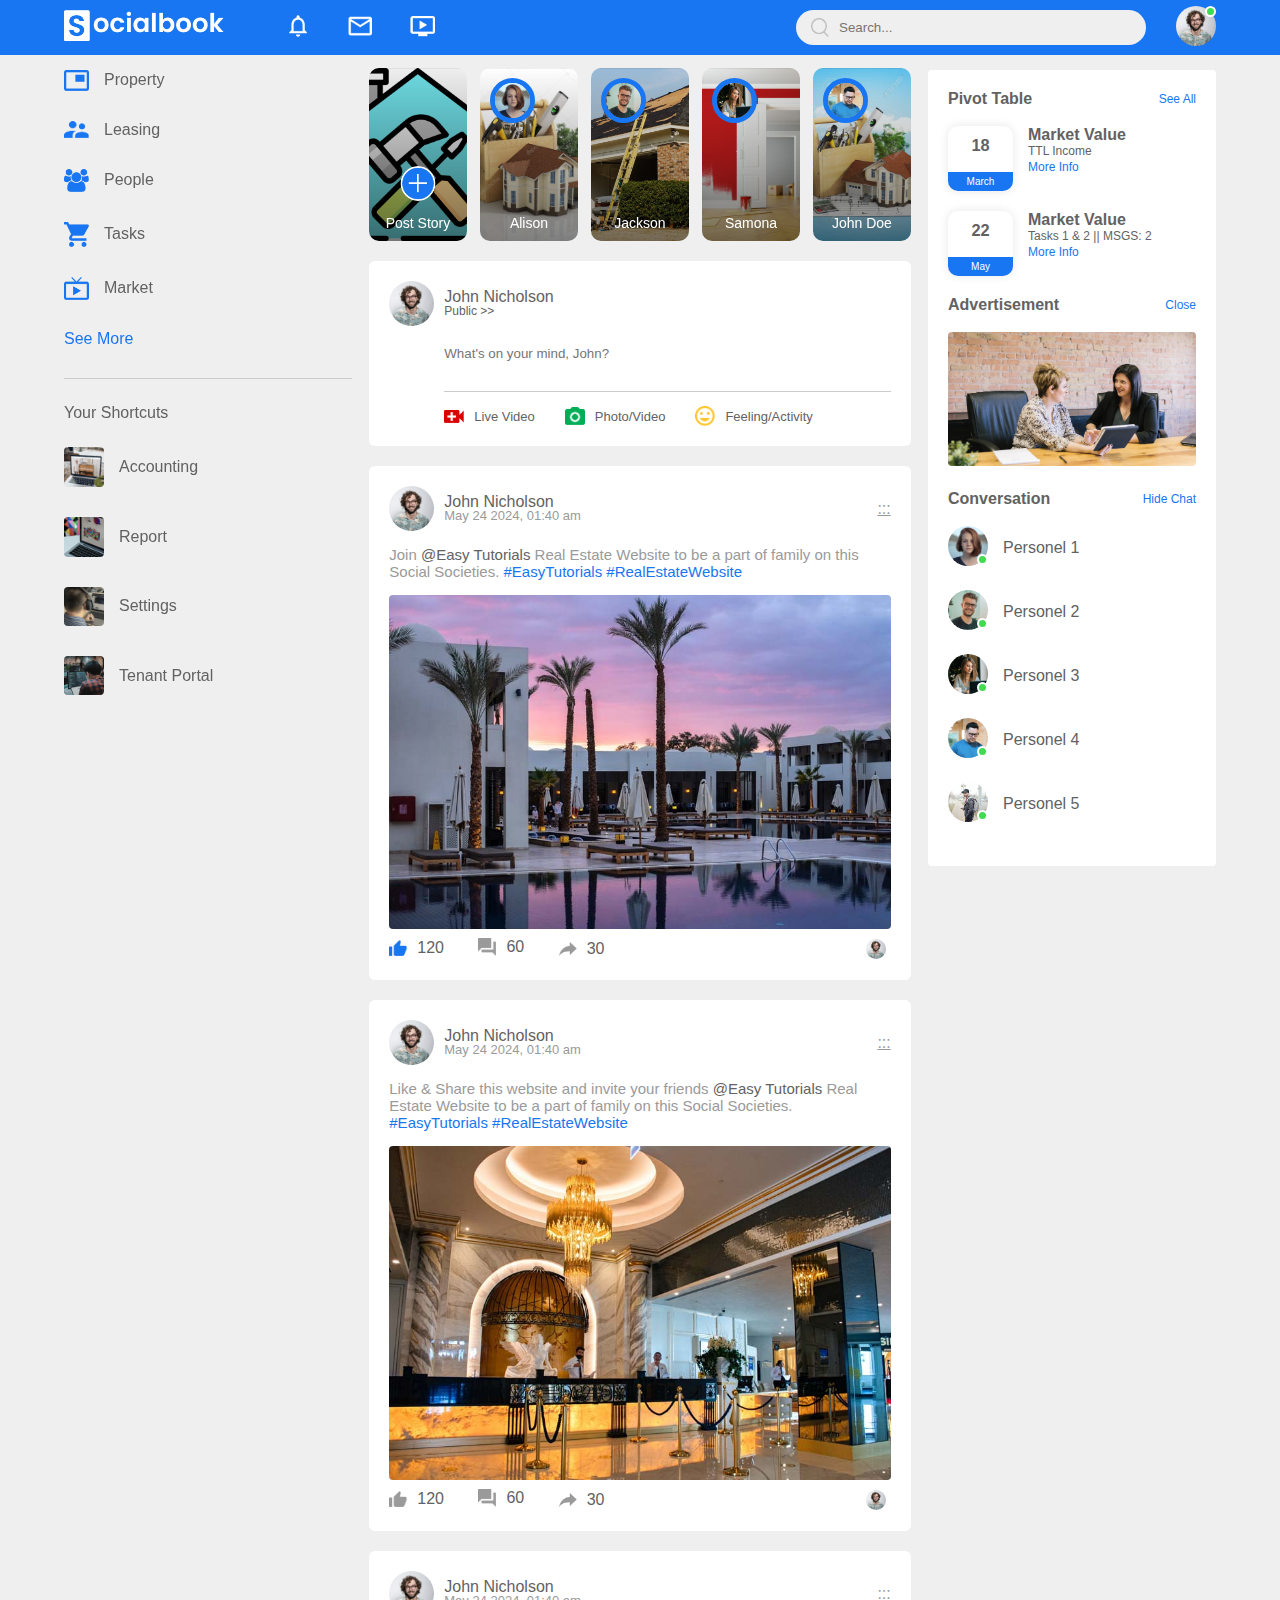
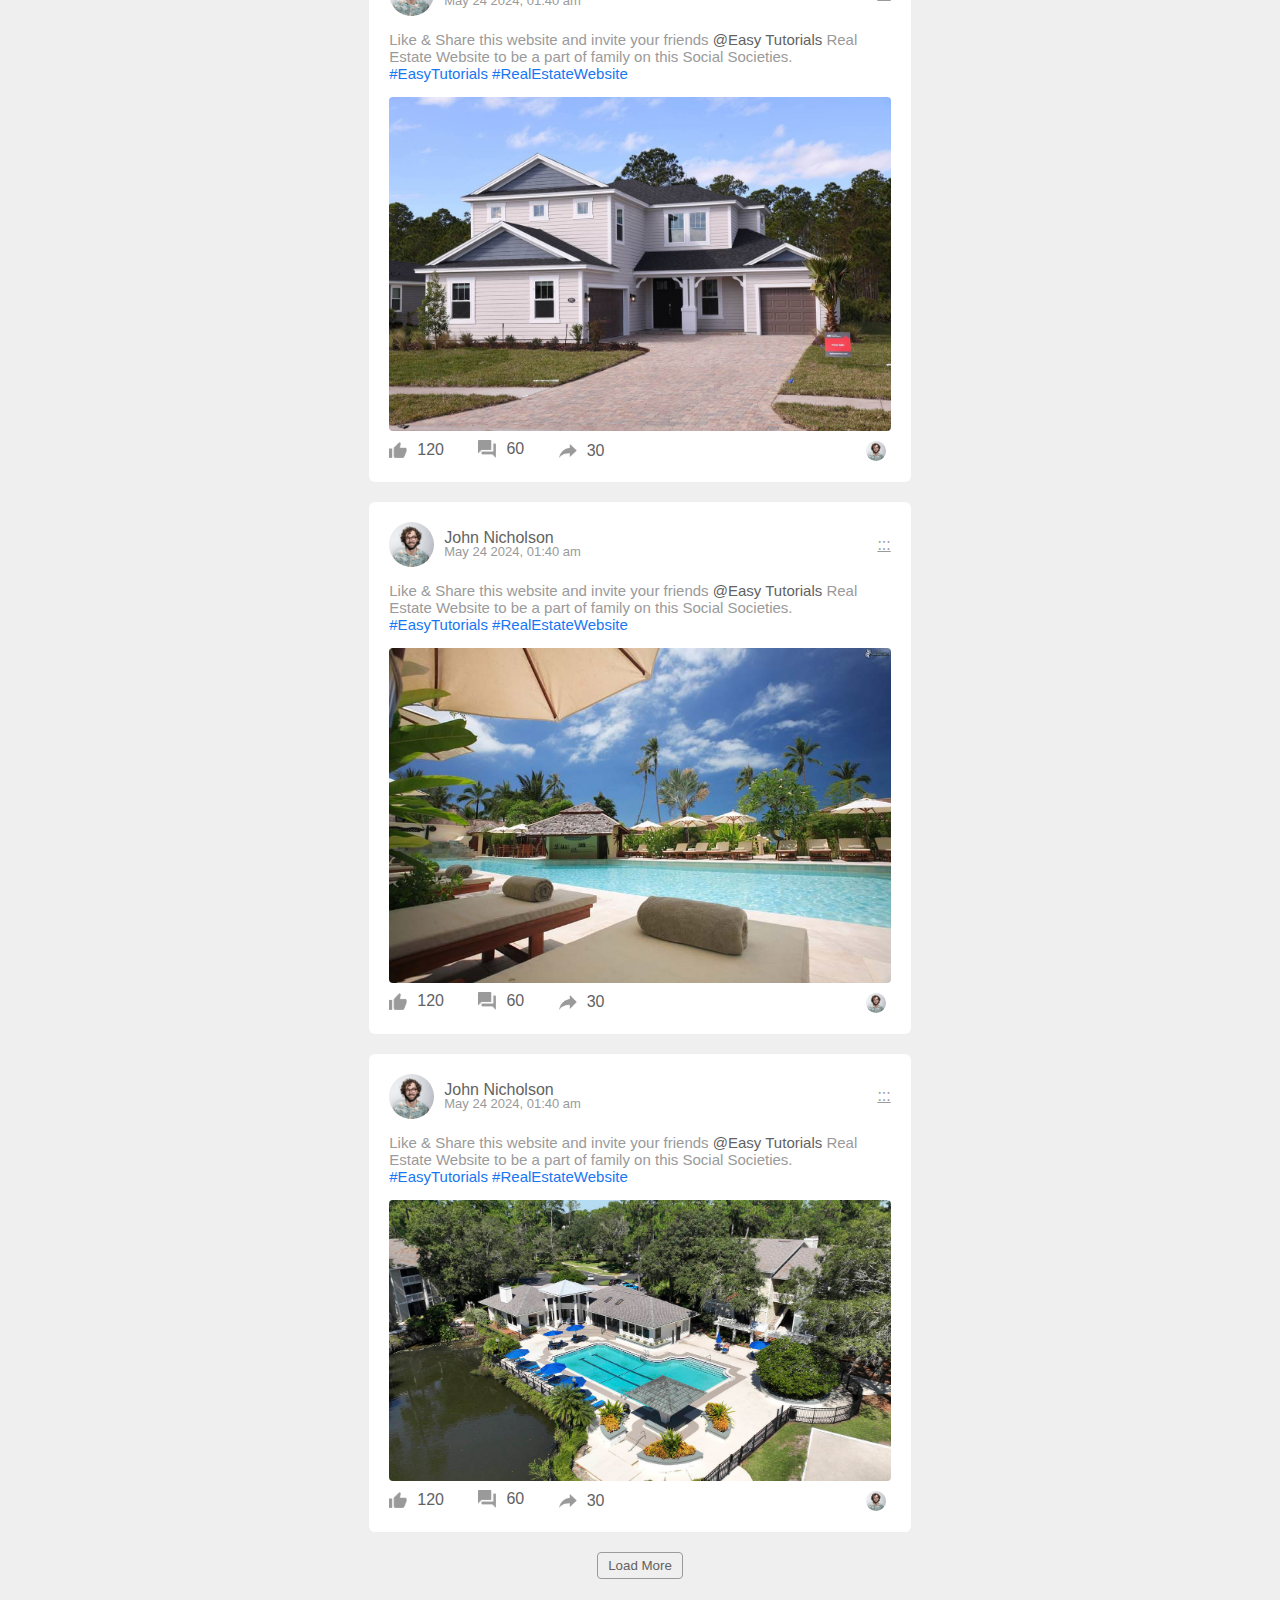
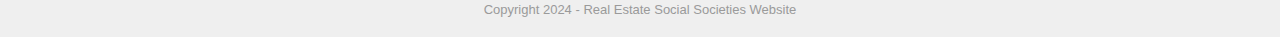
<file: index.html>
<!DOCTYPE html>
<html lang="en">
<head>
    <meta charset="UTF-8">
    <meta name="viewport" content="width=device-width, initial-scale=1.0">
    <title>SocialBook</title>
    <link rel="stylesheet" href="style.css">
</head>
<body>

    <!-- Navigation Bar -->
    <nav>
        <div class="nav-left">
            <a href="index.html">
                <img src="images/logo.png" alt="" class="logo">
            </a>
            <ul>
                <li><img src="images/notification.png" alt=""></li>
                <li><img src="images/inbox.png" alt=""></li>
                <li><img src="images/video.png" alt=""></li>
            </ul>
        </div>
        <div class="nav-right">
            <div class="search-box">
                <img src="images/search.png" alt="">
                <input type="text" placeholder="Search...">
            </div>
            <div class="nav-user-icon online" onclick="settingsMenuToggle()">
                <img src="images/profile-pic.png" alt="">
            </div>
        </div>

        <!-- settings-menu -->
        <div class="settings-menu">

            <div id="dark-btn">
                <span></span>
            </div>

            <div class="settings-menu-inner">
                <div class="user-profile">
                    <img src="images/profile-pic.png" alt="">
                    <div>
                        <p>John Nicholson</p>
                        <a href="profile.html">See Your Profile</a>
                    </div>
                </div>
                <hr>
                <div class="user-profile">
                    <img src="images/feedback.png" alt="">
                    <div>
                        <p>Give Feedback</p>
                        <a href="#">Help us to improve the new design</a>
                    </div>
                </div>
                <hr>

                <div class="settings-links">
                    <img src="images/setting.png" alt="" class="settings-icon">
                    <a href="#">Settings & Privacy <img src="images/arrow.png" alt="" width="10px"></a>
                </div>
                <div class="settings-links">
                    <img src="images/help.png" alt="" class="settings-icon">
                    <a href="#">Help & Support <img src="images/arrow.png" alt="" width="10px"></a>
                </div>
                <div class="settings-links">
                    <img src="images/display.png" alt="" class="settings-icon">
                    <a href="#">Display & Accessibility <img src="images/arrow.png" alt="" width="10px"></a>
                </div>
                <div class="settings-links">
                    <img src="images/logout.png" alt="" class="settings-icon">
                    <a href="#">Logout <img src="images/arrow.png" alt="" width="10px"></a>
                </div>

            </div>
        </div>

    </nav>


    <!-- Container Bar -->
    <div class="container">
        <!-- left-sidebar Bar -->
        <div class="left-sidebar">
            <div class="imp-links">
                <a href="#"><img src="images/news.png" alt="">Property</a>
                <a href="#"><img src="images/friends.png" alt="">Leasing</a>
                <a href="#"><img src="images/group.png" alt="">People</a>
                <a href="#"><img src="images/marketplace.png" alt="">Tasks</a>
                <a href="#"><img src="images/watch.png" alt="">Market</a>
                <a href="#">See More</a>
            </div>
            <div class="shortcut-links">
                <p>Your Shortcuts</p>
                <a href="#"><img src="images/shortcut-1.png" alt="">Accounting</a>
                <a href="#"><img src="images/shortcut-2.png" alt="">Report</a>
                <a href="#"><img src="images/shortcut-3.png" alt="">Settings</a>
                <a href="#"><img src="images/shortcut-4.png" alt="">Tenant Portal</a>
            </div>
        </div>
        <!-- main-content Bar -->
        <div class="main-content">
            <div class="story-gallery">
                <div class="story story1">
                    <img src="images/upload.png" alt="">
                    <p>Post Story</p>
                </div>
                <div class="story story2">
                    <img src="images/member-1.png" alt="">
                    <p>Alison</p>
                </div>
                <div class="story story3">
                    <img src="images/member-2.png" alt="">
                    <p>Jackson</p>
                </div>
                <div class="story story4">
                    <img src="images/member-3.png" alt="">
                    <p>Samona</p>
                </div>
                <div class="story story5">
                    <img src="images/member-4.png" alt="">
                    <p>John Doe</p>
                </div>
            </div>

            <div class="write-post-container">
                <div class="user-profile">
                    <img src="images/profile-pic.png" alt="">
                    <div>
                        <p>John Nicholson</p>
                        <small>Public >></small>
                    </div>
                </div>
                
                <div class="post-input-container">
                    <textarea rows="3" placeholder="What's on your mind, John?"></textarea>
                    <div class="add-post-links">
                        <a href="#"><img src="images/live-video.png" alt="">Live Video</a>
                        <a href="#"><img src="images/photo.png" alt="">Photo/Video</a>
                        <a href="#"><img src="images/feeling.png" alt="">Feeling/Activity</a>
                    </div>
                </div>
            </div>

            <div class="post-container">
                <div class="post-row">
                    <div class="user-profile">
                        <img src="images/profile-pic.png" alt="">
                        <div>
                            <p>John Nicholson</p>
                            <span>May 24 2024, 01:40 am</span>
                        </div>
                    </div>
                    <a href="#">:::</a>
                </div>
                
                <p class="post-text">
                    Join <span>@Easy Tutorials</span>
                    Real Estate Website to be a part of family on this Social Societies.
                    <a href="#">#EasyTutorials</a>
                    <a href="#">#RealEstateWebsite</a>
                </p>
                <img src="image/commercial-real-estate-photography.jpg" alt="" class="post-img">

                <div class="post-row">
                    <div class="activity-icons">
                        <div><img src="images/like-blue.png" alt="">120</div>
                        <div><img src="images/comments.png" alt="">60</div>
                        <div><img src="images/share.png" alt="">30</div>
                    </div>
                    <div class="post-profile-icon">
                        <img src="images/profile-pic.png" alt="">
                    </div>
                </div>

            </div>

            <div class="post-container">
                <div class="post-row">
                    <div class="user-profile">
                        <img src="images/profile-pic.png" alt="">
                        <div>
                            <p>John Nicholson</p>
                            <span>May 24 2024, 01:40 am</span>
                        </div>
                    </div>
                    <a href="#">:::</a>
                </div>
                
                <p class="post-text">
                    Like & Share this website and invite your friends <span>@Easy Tutorials</span>
                    Real Estate Website to be a part of family on this Social Societies.
                    <a href="#">#EasyTutorials</a>
                    <a href="#">#RealEstateWebsite</a>
                </p>
                <img src="image/commercial-real-estate-photography2.jpg" alt="" class="post-img">

                <div class="post-row">
                    <div class="activity-icons">
                        <div><img src="images/like.png" alt="">120</div>
                        <div><img src="images/comments.png" alt="">60</div>
                        <div><img src="images/share.png" alt="">30</div>
                    </div>
                    <div class="post-profile-icon">
                        <img src="images/profile-pic.png" alt="">
                    </div>
                </div>

            </div>

            <div class="post-container">
                <div class="post-row">
                    <div class="user-profile">
                        <img src="images/profile-pic.png" alt="">
                        <div>
                            <p>John Nicholson</p>
                            <span>May 24 2024, 01:40 am</span>
                        </div>
                    </div>
                    <a href="#">:::</a>
                </div>
                
                <p class="post-text">
                    Like & Share this website and invite your friends <span>@Easy Tutorials</span>
                    Real Estate Website to be a part of family on this Social Societies.
                    <a href="#">#EasyTutorials</a>
                    <a href="#">#RealEstateWebsite</a>
                </p>
                <img src="image/1K57NI3K-1.jpg" alt="" class="post-img">

                <div class="post-row">
                    <div class="activity-icons">
                        <div><img src="images/like.png" alt="">120</div>
                        <div><img src="images/comments.png" alt="">60</div>
                        <div><img src="images/share.png" alt="">30</div>
                    </div>
                    <div class="post-profile-icon">
                        <img src="images/profile-pic.png" alt="">
                    </div>
                </div>

            </div>

            <div class="post-container">
                <div class="post-row">
                    <div class="user-profile">
                        <img src="images/profile-pic.png" alt="">
                        <div>
                            <p>John Nicholson</p>
                            <span>May 24 2024, 01:40 am</span>
                        </div>
                    </div>
                    <a href="#">:::</a>
                </div>
                
                <p class="post-text">
                    Like & Share this website and invite your friends <span>@Easy Tutorials</span>
                    Real Estate Website to be a part of family on this Social Societies.
                    <a href="#">#EasyTutorials</a>
                    <a href="#">#RealEstateWebsite</a>
                </p>
                <img src="image/commercial-real-estate-photography4.jpg" alt="" class="post-img">

                <div class="post-row">
                    <div class="activity-icons">
                        <div><img src="images/like.png" alt="">120</div>
                        <div><img src="images/comments.png" alt="">60</div>
                        <div><img src="images/share.png" alt="">30</div>
                    </div>
                    <div class="post-profile-icon">
                        <img src="images/profile-pic.png" alt="">
                    </div>
                </div>

            </div>

            <div class="post-container">
                <div class="post-row">
                    <div class="user-profile">
                        <img src="images/profile-pic.png" alt="">
                        <div>
                            <p>John Nicholson</p>
                            <span>May 24 2024, 01:40 am</span>
                        </div>
                    </div>
                    <a href="#">:::</a>
                </div>
                
                <p class="post-text">
                    Like & Share this website and invite your friends <span>@Easy Tutorials</span>
                    Real Estate Website to be a part of family on this Social Societies.
                    <a href="#">#EasyTutorials</a>
                    <a href="#">#RealEstateWebsite</a>
                </p>
                <img src="image/1K31N77K-1.jpg" alt="" class="post-img">

                <div class="post-row">
                    <div class="activity-icons">
                        <div><img src="images/like.png" alt="">120</div>
                        <div><img src="images/comments.png" alt="">60</div>
                        <div><img src="images/share.png" alt="">30</div>
                    </div>
                    <div class="post-profile-icon">
                        <img src="images/profile-pic.png" alt="">
                    </div>
                </div>

            </div>

            <button type="button" class="load-more-btn">Load More</button>

        </div>
        <!-- right-sidebar Bar -->
        <div class="right-sidebar">
            <div class="sidebar-title">
                <h4>Pivot Table</h4>
                <a href="#">See All</a>
            </div>
            <div class="event">
                <div class="left-event">
                    <h3>18</h3>
                    <span>March</span>
                </div>
                <div class="right-event">
                    <h4>Market Value</h4>
                    <p>TTL Income</p>
                    <a href="#">More Info</a>
                </div>
            </div>
            <div class="event">
                <div class="left-event">
                    <h3>22</h3>
                    <span>May</span>
                </div>
                <div class="right-event">
                    <h4>Market Value</h4>
                    <p>Tasks 1 & 2 || MSGS: 2</p>
                    <a href="#">More Info</a>
                </div>
            </div>
            <div class="sidebar-title">
                <h4>Advertisement</h4>
                <a href="#">Close</a>
            </div>
            <img src="images/advertisement.png" alt="" class="sidebar-ads">
            <div class="sidebar-title">
                <h4>Conversation</h4>
                <a href="#">Hide Chat</a>
            </div>

            <div class="online-list">
                <div class="online">
                    <img src="images/member-1.png" alt="">
                </div>
                <p>Personel 1</p>
            </div>
            <div class="online-list">
                <div class="online">
                    <img src="images/member-2.png" alt="">
                </div>
                <p>Personel 2</p>
            </div>
            <div class="online-list">
                <div class="online">
                    <img src="images/member-3.png" alt="">
                </div>
                <p>Personel 3</p>
            </div>
            <div class="online-list">
                <div class="online">
                    <img src="images/member-4.png" alt="">
                </div>
                <p>Personel 4</p>
            </div>
            <div class="online-list">
                <div class="online">
                    <img src="images/member-5.png" alt="">
                </div>
                <p>Personel 5</p>
            </div>            

        </div>
    </div>

    <!-- Footer Bar -->
    <div class="footer">
        <p>Copyright 2024 - Real Estate Social Societies Website</p>
    </div>

    <!-- Script File -->
    <script src="script.js"></script>
    
</body>
</html>
</file>
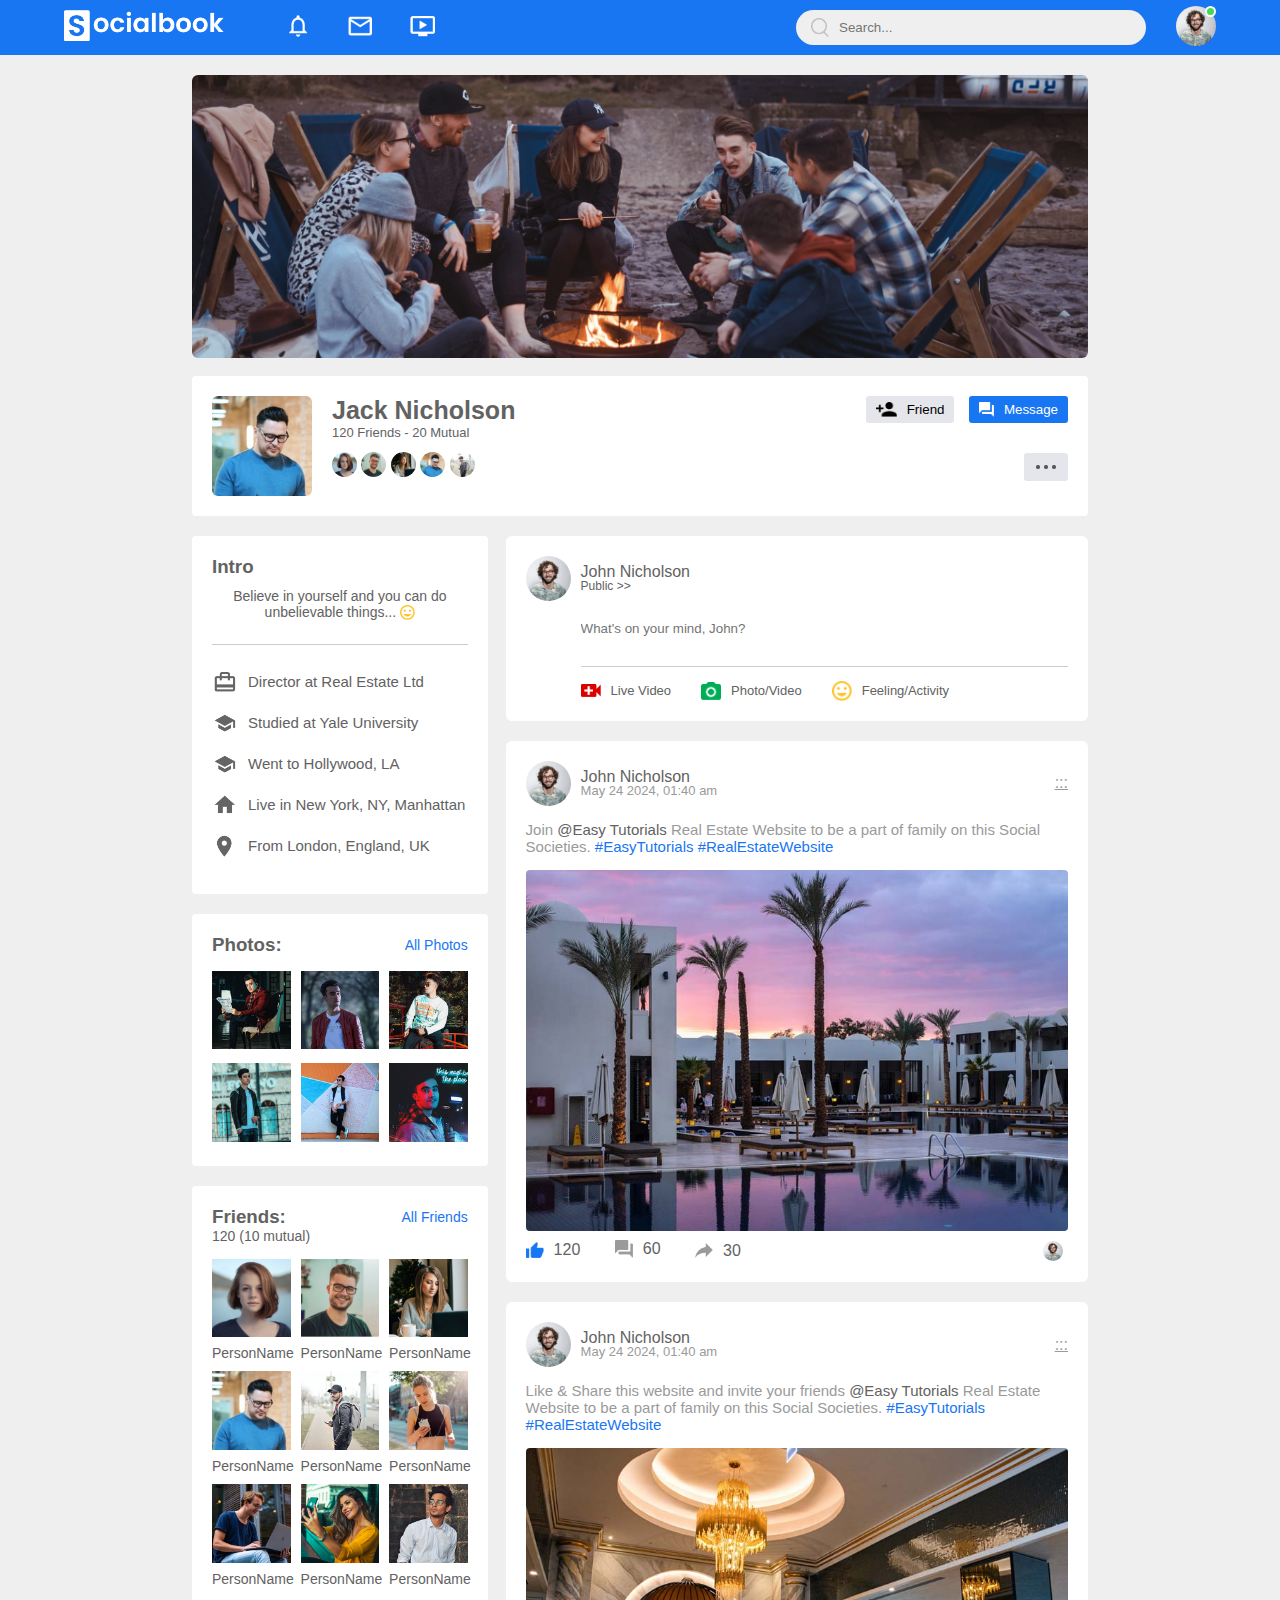
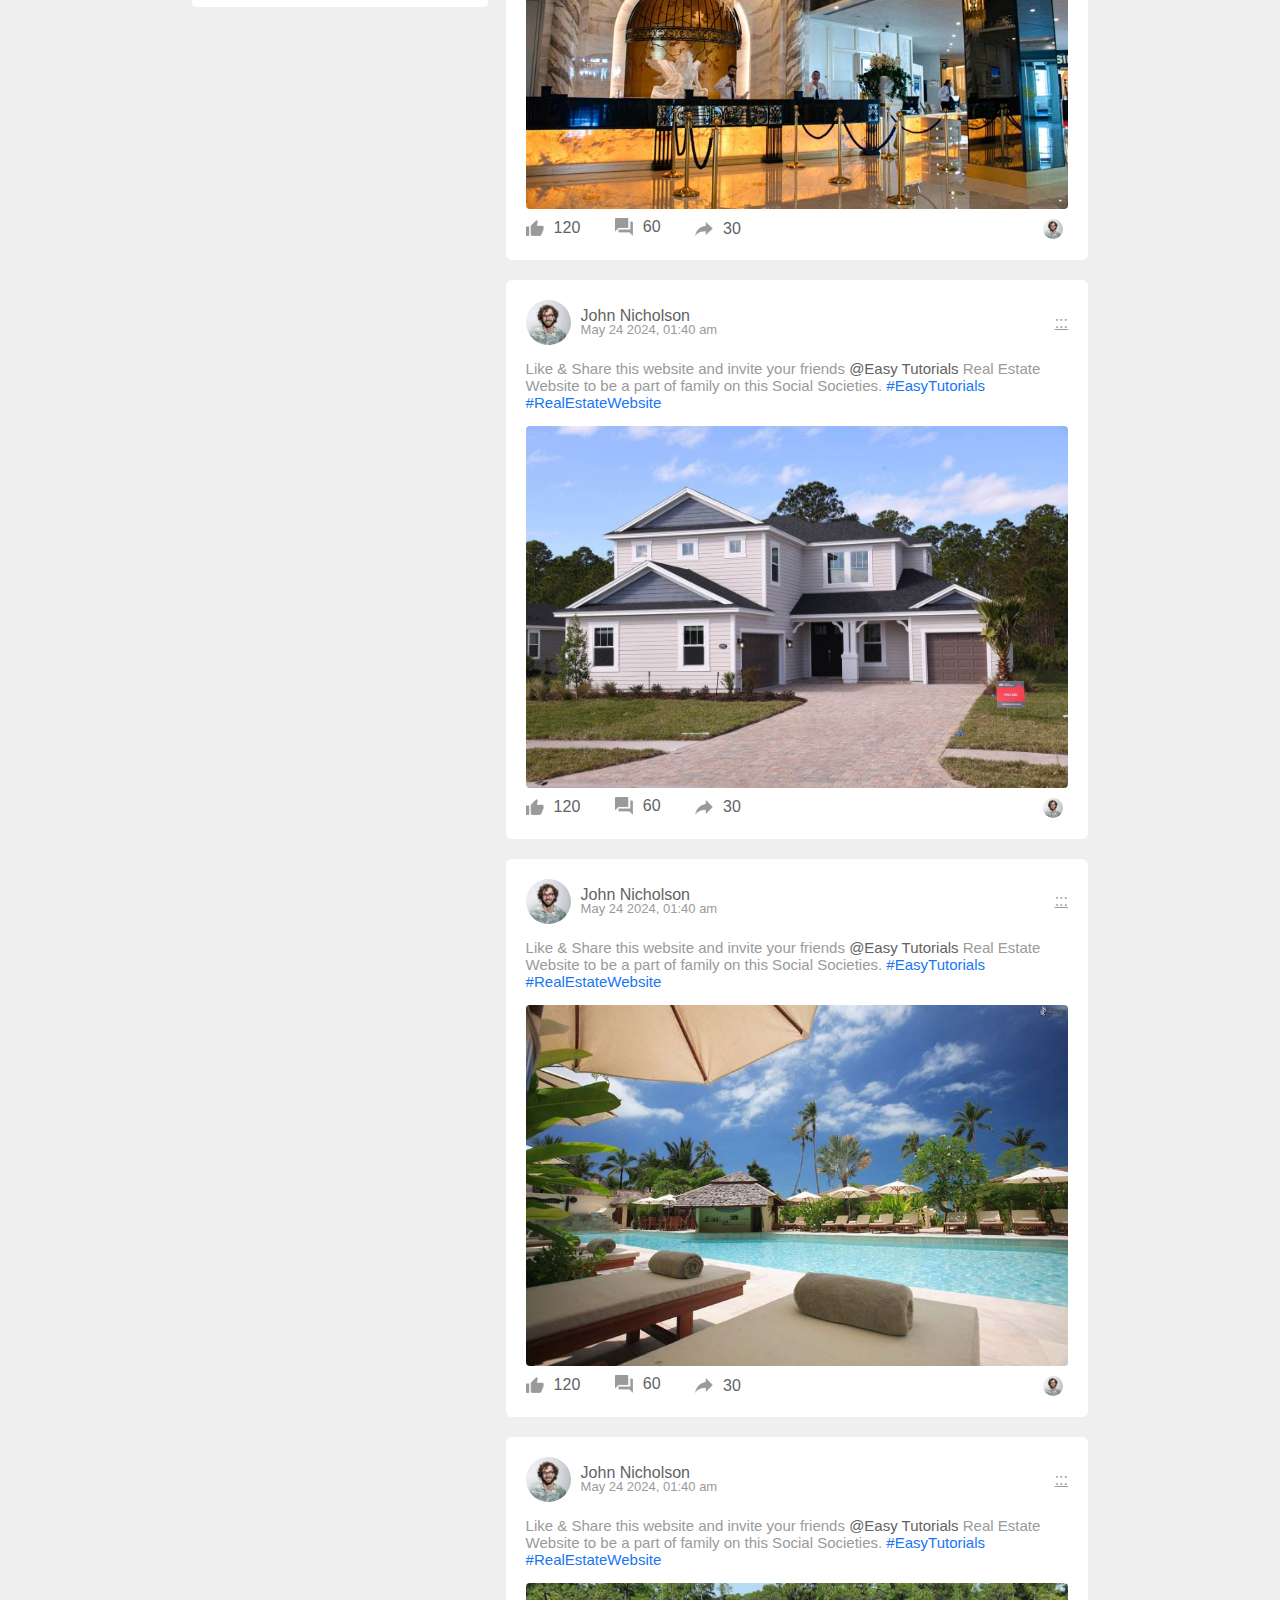
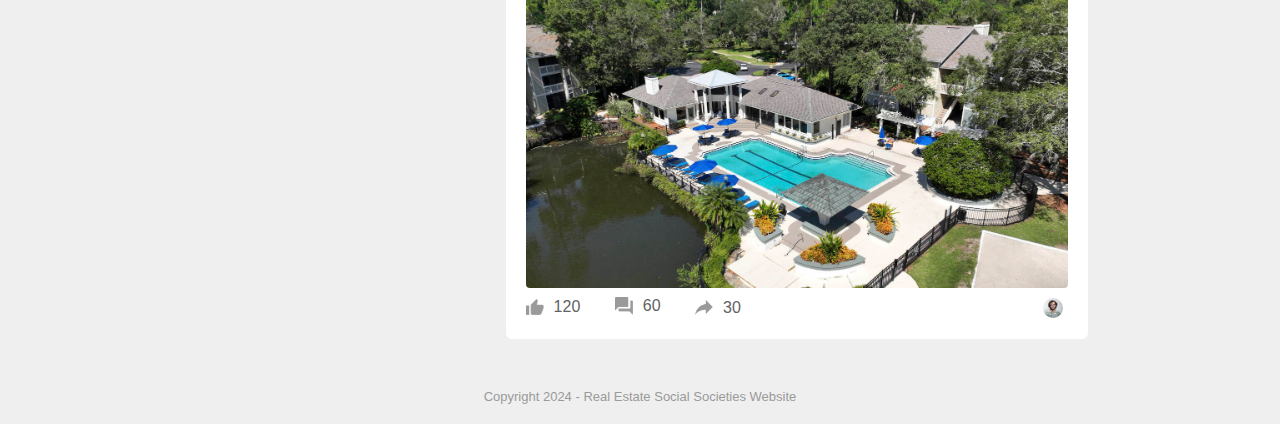
<file: profile.html>
<!DOCTYPE html>
<html lang="en">
<head>
    <meta charset="UTF-8">
    <meta name="viewport" content="width=device-width, initial-scale=1.0">
    <title>Profile Page - SocialBook</title>
    <link rel="stylesheet" href="style.css">
</head>
<body>

    <!-- Navigation Bar -->
    <nav>
        <div class="nav-left">
            <a href="index.html">
                <img src="images/logo.png" alt="" class="logo">
            </a>
            <ul>
                <li><img src="images/notification.png" alt=""></li>
                <li><img src="images/inbox.png" alt=""></li>
                <li><img src="images/video.png" alt=""></li>
            </ul>
        </div>
        <div class="nav-right">
            <div class="search-box">
                <img src="images/search.png" alt="">
                <input type="text" placeholder="Search...">
            </div>
            <div class="nav-user-icon online" onclick="settingsMenuToggle()">
                <img src="images/profile-pic.png" alt="">
            </div>
        </div>

        <!-- settings-menu -->
        <div class="settings-menu">
            <!-- dropdown - settings-menu -->
            <div id="dark-btn">
                <span></span>
            </div>

            <div class="settings-menu-inner">
                <div class="user-profile">
                    <img src="images/profile-pic.png" alt="">
                    <div>
                        <p>John Nicholson</p>
                        <a href="profile.html">See Your Profile</a>
                    </div>
                </div>
                <hr>
                <div class="user-profile">
                    <img src="images/feedback.png" alt="">
                    <div>
                        <p>Give Feedback</p>
                        <a href="#">Help us to improve the new design</a>
                    </div>
                </div>
                <hr>

                <div class="settings-links">
                    <img src="images/setting.png" alt="" class="settings-icon">
                    <a href="#">Settings & Privacy <img src="images/arrow.png" alt="" width="10px"></a>
                </div>
                <div class="settings-links">
                    <img src="images/help.png" alt="" class="settings-icon">
                    <a href="#">Help & Support <img src="images/arrow.png" alt="" width="10px"></a>
                </div>
                <div class="settings-links">
                    <img src="images/display.png" alt="" class="settings-icon">
                    <a href="#">Display & Accessibility <img src="images/arrow.png" alt="" width="10px"></a>
                </div>
                <div class="settings-links">
                    <img src="images/logout.png" alt="" class="settings-icon">
                    <a href="#">Logout <img src="images/arrow.png" alt="" width="10px"></a>
                </div>

            </div>
        </div>

    </nav>

    <!-- Profile Page -->
    <div class="profile-container">
        <img src="images/cover.png" alt="" class="cover-img">
        <div class="profile-details">
            <div class="pd-left">
                <div class="pd-row">
                    <img src="images/profile.png" alt="" class="pd-image">
                    <div>
                        <h3>Jack Nicholson</h3>
                        <p>120 Friends - 20 Mutual</p>
                        <img src="images/member-1.png" alt="">
                        <img src="images/member-2.png" alt="">
                        <img src="images/member-3.png" alt="">
                        <img src="images/member-4.png" alt="">
                        <img src="images/member-5.png" alt="">
                    </div>
                </div>
            </div>
            <div class="pd-right">
                <button type="button"><img src="images/add-friends.png" alt=""> Friend</button>
                <button type="button"><img src="images/message.png" alt=""> Message</button>
                <br>
                <a href=""><img src="images/more.png" alt=""></a>

            </div>
        </div>

        <div class="profile-info">

            <div class="info-col">
                <div class="profile-intro">
                    <h3>Intro</h3>
                    <p class="intro-text">
                        Believe in yourself and you can do unbelievable things...
                        <img src="images/feeling.png" alt="">
                    </p>
                    <hr>
                    <ul>
                        <li><img src="images/profile-job.png" alt=""> Director at Real Estate Ltd</li>
                        <li><img src="images/profile-study.png" alt=""> Studied at Yale University</li>
                        <li><img src="images/profile-study.png" alt=""> Went to Hollywood, LA</li>
                        <li><img src="images/profile-home.png" alt=""> Live in New York, NY, Manhattan</li>
                        <li><img src="images/profile-location.png" alt=""> From London, England, UK</li>
                    </ul>
                </div>

                <div class="profile-intro">
                    <div class="title-box">
                        <h3>Photos:</h3>
                        <a href="">All Photos</a>
                    </div>                    
                    <div class="photo-box">
                        <div><img src="images/photo1.png" alt=""></div>
                        <div><img src="images/photo2.png" alt=""></div>
                        <div><img src="images/photo3.png" alt=""></div>
                        <div><img src="images/photo4.png" alt=""></div>
                        <div><img src="images/photo5.png" alt=""></div>
                        <div><img src="images/photo6.png" alt=""></div>
                    </div>
                </div>

                <div class="profile-intro">
                    <div class="title-box">
                        <h3>Friends:</h3>
                        <a href="">All Friends</a>
                    </div>  
                    <p>120 (10 mutual)</p>                  
                    <div class="friends-box">
                        <div><img src="images/member-1.png" alt=""><p>PersonName</p></div>
                        <div><img src="images/member-2.png" alt=""><p>PersonName</p></div>
                        <div><img src="images/member-3.png" alt=""><p>PersonName</p></div>
                        <div><img src="images/member-4.png" alt=""><p>PersonName</p></div>
                        <div><img src="images/member-5.png" alt=""><p>PersonName</p></div>
                        <div><img src="images/member-6.png" alt=""><p>PersonName</p></div>
                        <div><img src="images/member-7.png" alt=""><p>PersonName</p></div>
                        <div><img src="images/member-8.png" alt=""><p>PersonName</p></div>
                        <div><img src="images/member-9.png" alt=""><p>PersonName</p></div>
                    </div>
                </div>

            </div>

            <div class="post-col">
                <div class="write-post-container">
                    <div class="user-profile">
                        <img src="images/profile-pic.png" alt="">
                        <div>
                            <p>John Nicholson</p>
                            <small>Public >></small>
                        </div>
                    </div>
                    
                    <div class="post-input-container">
                        <textarea rows="3" placeholder="What's on your mind, John?"></textarea>
                        <div class="add-post-links">
                            <a href="#"><img src="images/live-video.png" alt="">Live Video</a>
                            <a href="#"><img src="images/photo.png" alt="">Photo/Video</a>
                            <a href="#"><img src="images/feeling.png" alt="">Feeling/Activity</a>
                        </div>
                    </div>
                </div>

                <div class="post-container">
                    <div class="post-row">
                        <div class="user-profile">
                            <img src="images/profile-pic.png" alt="">
                            <div>
                                <p>John Nicholson</p>
                                <span>May 24 2024, 01:40 am</span>
                            </div>
                        </div>
                        <a href="#">:::</a>
                    </div>
                    
                    <p class="post-text">
                        Join <span>@Easy Tutorials</span>
                        Real Estate Website to be a part of family on this Social Societies.
                        <a href="#">#EasyTutorials</a>
                        <a href="#">#RealEstateWebsite</a>
                    </p>
                    <img src="image/commercial-real-estate-photography.jpg" alt="" class="post-img">
    
                    <div class="post-row">
                        <div class="activity-icons">
                            <div><img src="images/like-blue.png" alt="">120</div>
                            <div><img src="images/comments.png" alt="">60</div>
                            <div><img src="images/share.png" alt="">30</div>
                        </div>
                        <div class="post-profile-icon">
                            <img src="images/profile-pic.png" alt="">
                        </div>
                    </div>
    
                </div>
    
                <div class="post-container">
                    <div class="post-row">
                        <div class="user-profile">
                            <img src="images/profile-pic.png" alt="">
                            <div>
                                <p>John Nicholson</p>
                                <span>May 24 2024, 01:40 am</span>
                            </div>
                        </div>
                        <a href="#">:::</a>
                    </div>
                    
                    <p class="post-text">
                        Like & Share this website and invite your friends <span>@Easy Tutorials</span>
                        Real Estate Website to be a part of family on this Social Societies.
                        <a href="#">#EasyTutorials</a>
                        <a href="#">#RealEstateWebsite</a>
                    </p>
                    <img src="image/commercial-real-estate-photography2.jpg" alt="" class="post-img">
    
                    <div class="post-row">
                        <div class="activity-icons">
                            <div><img src="images/like.png" alt="">120</div>
                            <div><img src="images/comments.png" alt="">60</div>
                            <div><img src="images/share.png" alt="">30</div>
                        </div>
                        <div class="post-profile-icon">
                            <img src="images/profile-pic.png" alt="">
                        </div>
                    </div>
    
                </div>
    
                <div class="post-container">
                    <div class="post-row">
                        <div class="user-profile">
                            <img src="images/profile-pic.png" alt="">
                            <div>
                                <p>John Nicholson</p>
                                <span>May 24 2024, 01:40 am</span>
                            </div>
                        </div>
                        <a href="#">:::</a>
                    </div>
                    
                    <p class="post-text">
                        Like & Share this website and invite your friends <span>@Easy Tutorials</span>
                        Real Estate Website to be a part of family on this Social Societies.
                        <a href="#">#EasyTutorials</a>
                        <a href="#">#RealEstateWebsite</a>
                    </p>
                    <img src="image/1K57NI3K-1.jpg" alt="" class="post-img">
    
                    <div class="post-row">
                        <div class="activity-icons">
                            <div><img src="images/like.png" alt="">120</div>
                            <div><img src="images/comments.png" alt="">60</div>
                            <div><img src="images/share.png" alt="">30</div>
                        </div>
                        <div class="post-profile-icon">
                            <img src="images/profile-pic.png" alt="">
                        </div>
                    </div>
    
                </div>
    
                <div class="post-container">
                    <div class="post-row">
                        <div class="user-profile">
                            <img src="images/profile-pic.png" alt="">
                            <div>
                                <p>John Nicholson</p>
                                <span>May 24 2024, 01:40 am</span>
                            </div>
                        </div>
                        <a href="#">:::</a>
                    </div>
                    
                    <p class="post-text">
                        Like & Share this website and invite your friends <span>@Easy Tutorials</span>
                        Real Estate Website to be a part of family on this Social Societies.
                        <a href="#">#EasyTutorials</a>
                        <a href="#">#RealEstateWebsite</a>
                    </p>
                    <img src="image/commercial-real-estate-photography4.jpg" alt="" class="post-img">
    
                    <div class="post-row">
                        <div class="activity-icons">
                            <div><img src="images/like.png" alt="">120</div>
                            <div><img src="images/comments.png" alt="">60</div>
                            <div><img src="images/share.png" alt="">30</div>
                        </div>
                        <div class="post-profile-icon">
                            <img src="images/profile-pic.png" alt="">
                        </div>
                    </div>
    
                </div>
    
                <div class="post-container">
                    <div class="post-row">
                        <div class="user-profile">
                            <img src="images/profile-pic.png" alt="">
                            <div>
                                <p>John Nicholson</p>
                                <span>May 24 2024, 01:40 am</span>
                            </div>
                        </div>
                        <a href="#">:::</a>
                    </div>
                    
                    <p class="post-text">
                        Like & Share this website and invite your friends <span>@Easy Tutorials</span>
                        Real Estate Website to be a part of family on this Social Societies.
                        <a href="#">#EasyTutorials</a>
                        <a href="#">#RealEstateWebsite</a>
                    </p>
                    <img src="image/1K31N77K-1.jpg" alt="" class="post-img">
    
                    <div class="post-row">
                        <div class="activity-icons">
                            <div><img src="images/like.png" alt="">120</div>
                            <div><img src="images/comments.png" alt="">60</div>
                            <div><img src="images/share.png" alt="">30</div>
                        </div>
                        <div class="post-profile-icon">
                            <img src="images/profile-pic.png" alt="">
                        </div>
                    </div>
    
                </div>
            </div>            
        </div>

    </div>




        

    <!-- Footer Bar -->
    <div class="footer">
        <p>Copyright 2024 - Real Estate Social Societies Website</p>
    </div>

    <!-- Script File -->
    <script src="script.js"></script>
    
</body>
</html>
</file>
<file: style.css>
* {
    margin: 0;
    padding: 0;
    font-family: 'poppins', sans-serif;
    box-sizing: border-box;
}

:root {
    --body-color: #efefef;
    --nav-color: #1876f2;
    --bg-color: #fff;
    --primary-color: #edf2fc;
    --secondary-color: #212121;
}

.dark-theme {
    --body-color: #0a0a0a;
    --nav-color: #000;
    --bg-color: #000;
}

body {
    background: var(--body-color);
    transition: background 0.3s;
}

nav {
    display: flex;
    align-items: center;
    justify-content: space-between;
    background: var(--nav-color);
    padding: 5px 5%;
    position: sticky;
    top: 0;
    z-index: 100;
}

.logo {
    width: 160px;
    margin-right: 45px;
}

.nav-left, .nav-right {
    display: flex;
    align-items: center;
}

.nav-left ul li {
    list-style: none;
    display: inline-block;
}

.nav-left ul li img {
    width: 28px;
    margin: 0 15px;
}

.nav-user-icon img {
    width: 40px;
    border-radius: 50%;
    cursor: pointer;
}

.nav-user-icon {
    margin-left: 30px;
}

.search-box {
    background: #efefef;
    width: 350px;
    border-radius: 20px;
    display: flex;
    align-items: center;
    padding: 0 15px;
}

.search-box img {
    width: 18px;
}

.search-box input {
    width: 100%;
    background: transparent;
    padding: 10px;
    outline: none;
    border: 0;
}

.online {
    position: relative;
}

.online::after{
    content: '';
    width: 7px;
    height: 7px;
    border: 2px solid #fff;
    border-radius: 50%;
    background: #41db51;
    position: absolute;
    top: 0;
    right: 0;
}

.container {
    display: flex;
    justify-content: space-between;
    padding: 13px 5%;
}

.left-sidebar {
    flex-basis: 25%;
    position: sticky;
    top: 70px;
    align-self: flex-start;
}

.right-sidebar {
    flex-basis: 25%;
    position: sticky;
    top: 70px;
    align-self: flex-start;
    background: var(--bg-color);
    padding: 20px;
    border-radius: 4px;
    color: #626262;
}

.main-content {
    flex-basis: 47%;
}

.imp-links a, .shortcut-links a {
    text-decoration: none;
    display: flex;
    align-items: center;
    margin-bottom: 30px;
    color: #626262;
    width: fit-content;    
}

.imp-links a img {
    width: 25px;
    margin-right: 15px;

}

.imp-links a:last-child {
    color: #1876f2;
}

.imp-links {
    border-bottom: 1px solid #ccc;
}

.shortcut-links a img {
    width: 40px;
    border-radius: 4px;
    margin-right: 15px;
}

.shortcut-links p {
    margin: 25px 0;
    color: #626262;
    font-weight: 500;
}

.sidebar-title {
    display: flex;
    align-items: center;
    justify-content: space-between;
    margin-bottom: 18px;
}

.right-sidebar h4 {
    font-weight: 600;
    font-size: 16px;
}

.sidebar-title a {
    text-decoration: none;
    color: #1876f2;
    font-size: 12px;
}

.event {
    display: flex;
    font-size: 14px;
    margin-bottom: 20px;
}

.left-event {
    border-radius: 10px;
    height: 65px;
    width: 65px;
    margin-right: 15px;
    padding-top: 10px;
    text-align: center;
    position: relative;
    overflow: hidden;
    box-shadow: 0 0 10px rgba(0, 0, 0, 0.1);
}

.event p {
    font-size: 12px;
}

.event a {
    font-size: 12px;
    text-decoration: none;
    color: #1876f2;
}

.left-event span {
    position: absolute;
    bottom: 0;
    left: 0;
    width: 100%;
    background: #1876f2;
    color: #fff;
    font-size: 10px;
    padding: 4px 0;
}

.sidebar-ads {
    width: 100%;
    margin-bottom: 20px;
    border-radius: 4px;
}

.online-list {
    display: flex;
    align-items: center;
    margin-bottom: 20px;

}

.online-list .online img {
    width: 40px;
    border-radius: 50%;
}

.online-list .online {
    width: 40px;
    border-radius: 50%;
    margin-right: 15px;
}

.online-list .online::after {
    top: unset;
    bottom: 5px;
}

.story-gallery {
    display: flex;
    justify-content: space-between;
    margin-bottom: 20px;
}

.story {
    flex-basis: 18%;
    padding-top: 32%;
    position: relative;
    background-position: center;
    background-size: cover;
    border-radius: 10px;
}

.story img {
    position: absolute;
    width: 45px;
    border-radius: 50%;
    top: 10px;
    left: 10px;
    border: 5px solid #1876f2;
}

.story p {
    position: absolute;
    bottom: 10px;
    width: 100%;
    text-align: center;
    color: #fff;
    font-size: 14px;
}

.story1 {
    background-image: linear-gradient(transparent, rgba(0,0,0,0.5)),url(rpr/326641.png);
}

.story2 {
    background-image: linear-gradient(transparent, rgba(0,0,0,0.5)),url(rpr/depositphotos_81127700-stock-photo-concept-of-repair-house-repair.jpg);
}

.story3 {
    background-image: linear-gradient(transparent, rgba(0,0,0,0.5)),url(rpr/House-Repairs.jpg);
}

.story4 {
    background-image: linear-gradient(transparent, rgba(0,0,0,0.5)),url(rpr/house-renovation.jpg);
}

.story5 {
    background-image: linear-gradient(transparent, rgba(0,0,0,0.5)),url(rpr/44195147-concept-of-repair-and-building-house-repair-and-construction-of-the-house-tool-box-near-a-house-with.jpg);
}

.story.story1 img {
    top: unset;
    left: 50%;
    bottom: 40px;
    transform: translateX(-50%);
    border: 0;
    width: 35px;
}

.write-post-container {
    width: 100%;
    background: var(--bg-color);
    border-radius: 6px;
    padding: 20px;
    color: #626262;
}

.user-profile {
    display: flex;
    align-items: center;
}

.user-profile img {
    width: 45px;
    border-radius: 50%;
    margin-right: 10px;
}

.user-profile p {
    margin-bottom: -5px;
    font-weight: 500;
    color: #626262;
}

.user-profile small {
    font-size: 12px;
}

.post-input-container {
    padding-left: 55px;
    padding-top: 20px;
}

.post-input-container textarea {
    width: 100%;
    border: 0;
    outline: 0;
    border-bottom: 1px solid #ccc;
    background: transparent;
    resize: none;
}

.add-post-links {
    display: flex;
    margin-top: 10px;   
}

.add-post-links a {
    text-decoration: none;
    display: flex;
    align-items: center;
    color: #626262;
    margin-right: 30px;
    font-size: 13px;
}

.add-post-links a img {
    width: 20px;
    margin-right: 10px;
}

.post-container {
    width: 100%;
    background: var(--bg-color);
    border-radius: 6px;
    padding: 20px;
    color: #626262;
    margin: 20px 0;
}

.user-profile span {
    font-size: 13px;
    color: #9a9a9a;
}

.post-text {
    color: #9a9a9a;
    margin: 15px 0;
    font-size: 15px;
}

.post-text span {
    color: #626262;
    font-weight: 500;
}

.post-text a {
    color: #1876f2;
    text-decoration: none;
}

.post-img {
    width: 100%;
    border-radius: 4px;
    margin-bottom: 5px;
}

.post-row {
    display: flex;
    align-items: center;
    justify-content: space-between;
}

.activity-icons div img {
    width: 18px;
    margin-right: 10px;
}

.activity-icons div {
    display: inline-flex;
    align-items: center;
    margin-right: 30px; 
}

.post-profile-icon {
    display: flex;
    align-items: center;
}

.post-profile-icon img {
    width: 20px;
    border-radius: 50%;
    margin-right: 5px;
}

.post-row a {
    color: #9a9a9a;
}

.load-more-btn {
    display: block;
    margin: auto;
    cursor: pointer;
    padding: 5px 10px;
    border: 1px solid #9a9a9a;
    color: #626262;
    background: transparent;
    border-radius: 4px;
}

.footer {
    text-align: center;
    color: #9a9a9a;
    padding: 10px 0 20px;
    font-size: 13px;
}

.settings-menu {
    position: absolute;
    width: 90%;
    max-width: 350px;
    background: var(--bg-color);
    box-shadow: 0 0 10px rgba(0, 0, 0, 0.4);
    border-radius: 4px;
    overflow: hidden;
    top: 108%;
    right: 5%;
    max-height: 0;
    transition: max-height 0.3s;
}

.settings-menu-height {
    max-height: 450px;

}

.user-profile a {
    font-size: 12px;
    color: #1876f2;
    text-decoration: none;
}

.settings-menu-inner {
    padding: 20px;
}

.settings-menu hr {
    border: 0;
    height: 1px;
    background: #9a9a9a;
    margin: 15px 0;
}

.settings-links {
    display: flex;
    align-items: center;
    margin: 15px 0;
}

.settings-links .settings-icon {
    width: 38px;
    margin-right: 10px;
    border-radius: 50%;
}

.settings-links a {
    display: flex;
    flex: 1;
    align-items: center;
    justify-content: space-between;
    text-decoration: none;
    color: #626262;
}

#dark-btn {
    position: absolute;
    top: 20px;
    right: 20px;
    background: #ccc;
    width: 45px;
    border-radius: 15px;
    padding: 2px 3px;
    cursor: pointer;
    display: flex;
    transition: padding-left 0.5s, background 0.5s;
}

#dark-btn span {
    width: 18px;
    height: 18px;
    background: #fff;
    border-radius: 50%;
    display: inline-block;
}

#dark-btn.dark-btn-on {
    padding-left: 23px;
    background: #0a0a0a;
}

/* -------------profile-page ----------- */

.profile-container {
    padding: 20px 15%;
    color: #626262;
}

.cover-img {
    width: 100%;
    border-radius: 6px;
    margin-bottom: 14px;
}

.profile-details {
    background: var(--bg-color);
    padding: 20px;
    border-radius: 4px;
    display: flex;
    align-items: flex-start;
    justify-content: space-between;
}

.pd-row {
    display: flex;
    align-items: flex-start;
}

.pd-image {
    width: 100px;
    margin-right: 20px;
    border-radius: 6px;
}

.pd-row div h3 {
    font-size: 25px;
    font-weight: 600;
}

.pd-row div p {
    font-size: 13px;
}

.pd-row div img {
    width: 25px;
    border-radius: 50%;
    margin-top: 12px;
}

.pd-right button {
    background: #1876f2;
    border: 0;
    outline: 0;
    padding: 6px 10px;
    display: inline-flex;
    align-items: center;
    color: #fff;
    border-radius: 3px;
    margin-left: 10px;
    cursor: pointer;
}

.pd-right button img {
    height: 15px;
    margin-right: 10px;
}

.pd-right button:first-child {
    background: #e4e6eb;
    color: #000;
}

.pd-right {
    text-align: right;
}

.pd-right a {
    background: #e4e6eb;
    border-radius: 3px;
    padding: 12px;
    display: inline-flex;
    margin-top: 30px;
}

.pd-right a img {
    width: 20px;
}

.profile-info {
    display: flex;
    align-self: flex-start;
    justify-content: space-between;
    margin-top: 20px;
}

.info-col {
    flex-basis: 33%;
}

.post-col {
    flex-basis: 65%;
}

.profile-intro {
    background: var(--bg-color);
    padding: 20px;
    margin-bottom: 20px;
    border-radius: 4px;
}

.profile-intro h3 {
    font-weight: 600;
}

.intro-text {
    text-align: center;
    margin: 10px 0;
    font-size: 15px;
}

.intro-text img {
    width: 15px;
    margin-bottom: -3px;
}

.profile-intro hr {
    border: 0;
    height: 1px;
    background: #ccc;
    margin: 24px 0;
}

.profile-intro ul li {
    list-style: none;
    font-size: 15px;
    margin: 15px 0;
    display: flex;
    align-items: center;
}

.profile-intro ul li img {
    width: 26px;
    margin-right: 10px;
}

.title-box {
    display: flex;
    align-items: center;
    justify-content: space-between;
}

.title-box a {
    text-decoration: none;
    color: #1876f2;
    font-size: 14px;
}

.photo-box {
    display: grid;
    grid-template-columns: repeat(3, auto);
    grid-gap: 10px;
    margin-top: 15px;
}

.photo-box div img {
    width: 100%;
    cursor: pointer;
}

.profile-intro p {
    font-size: 14px;
}

.friends-box {
    display: grid;
    grid-template-columns: repeat(3, auto);
    grid-gap: 10px;
    margin-top: 15px;
}

.friends-box div img {
    width: 100%;
    cursor: pointer;
    padding-bottom: 20px;
}

.friends-box div {
    position: relative;
}

.friends-box p {
    position: absolute;
    bottom: 0;
    left: 0;
}

/* -------------media query for homepage ----------- */

@media (max-width: 900px) {
    .right-sidebar {
        display: none;
    }
    .left-sidebar {
        display: none;
    }
    .nav {
        flex-wrap: wrap;
    }
    .search-box {
        display: none;
    }
    .logo {
        width: 110px;
        margin-right: 20px;
    }
    .nav-left ul li img {
        width: 20px;
        margin: 0 8px;
    }
    .nav-user-icon img {
        width: 30px;
    }
    .nav-user-icon {
        margin-left: 0;
    }
    .add-post-links {
        flex-wrap: wrap;
    }
    .main-content {
        flex-basis: 100%;
    }
    .story img {
        width: 30px;
        border-width: 3px;
    }
    .story p {
        font-size: 10px;
    }
    .story.story1 img {
        width: 25px;
        bottom: 30px;
    }
    .add-post-links a {
        margin-right: 12px;
        font-size: 9px;
    }
    .add-post-links a img {
        width: 16px;
        margin-right: 5px;
    }
    .post-input-container {
        padding-left: 0;
    }
}

/* -------------media query for profile page ----------- */

@media (max-width: 900px) {
    .profile-container {
        padding: 20px 5%;
    }
    .profile-details {
        flex-wrap: wrap;
    }
    .pd-right {
        text-align: left;
        margin-top: 15px;
    }
    .pd-right button {
        margin-left: 0;
        margin-right: 10px;
    }
    .pd-row div h3 {
        font-size: 16px;
    }
    .profile-info {
        flex-wrap: wrap;
    }
    .info-col, .post-col {
        flex-basis: 100%;
    }
}
</file>
